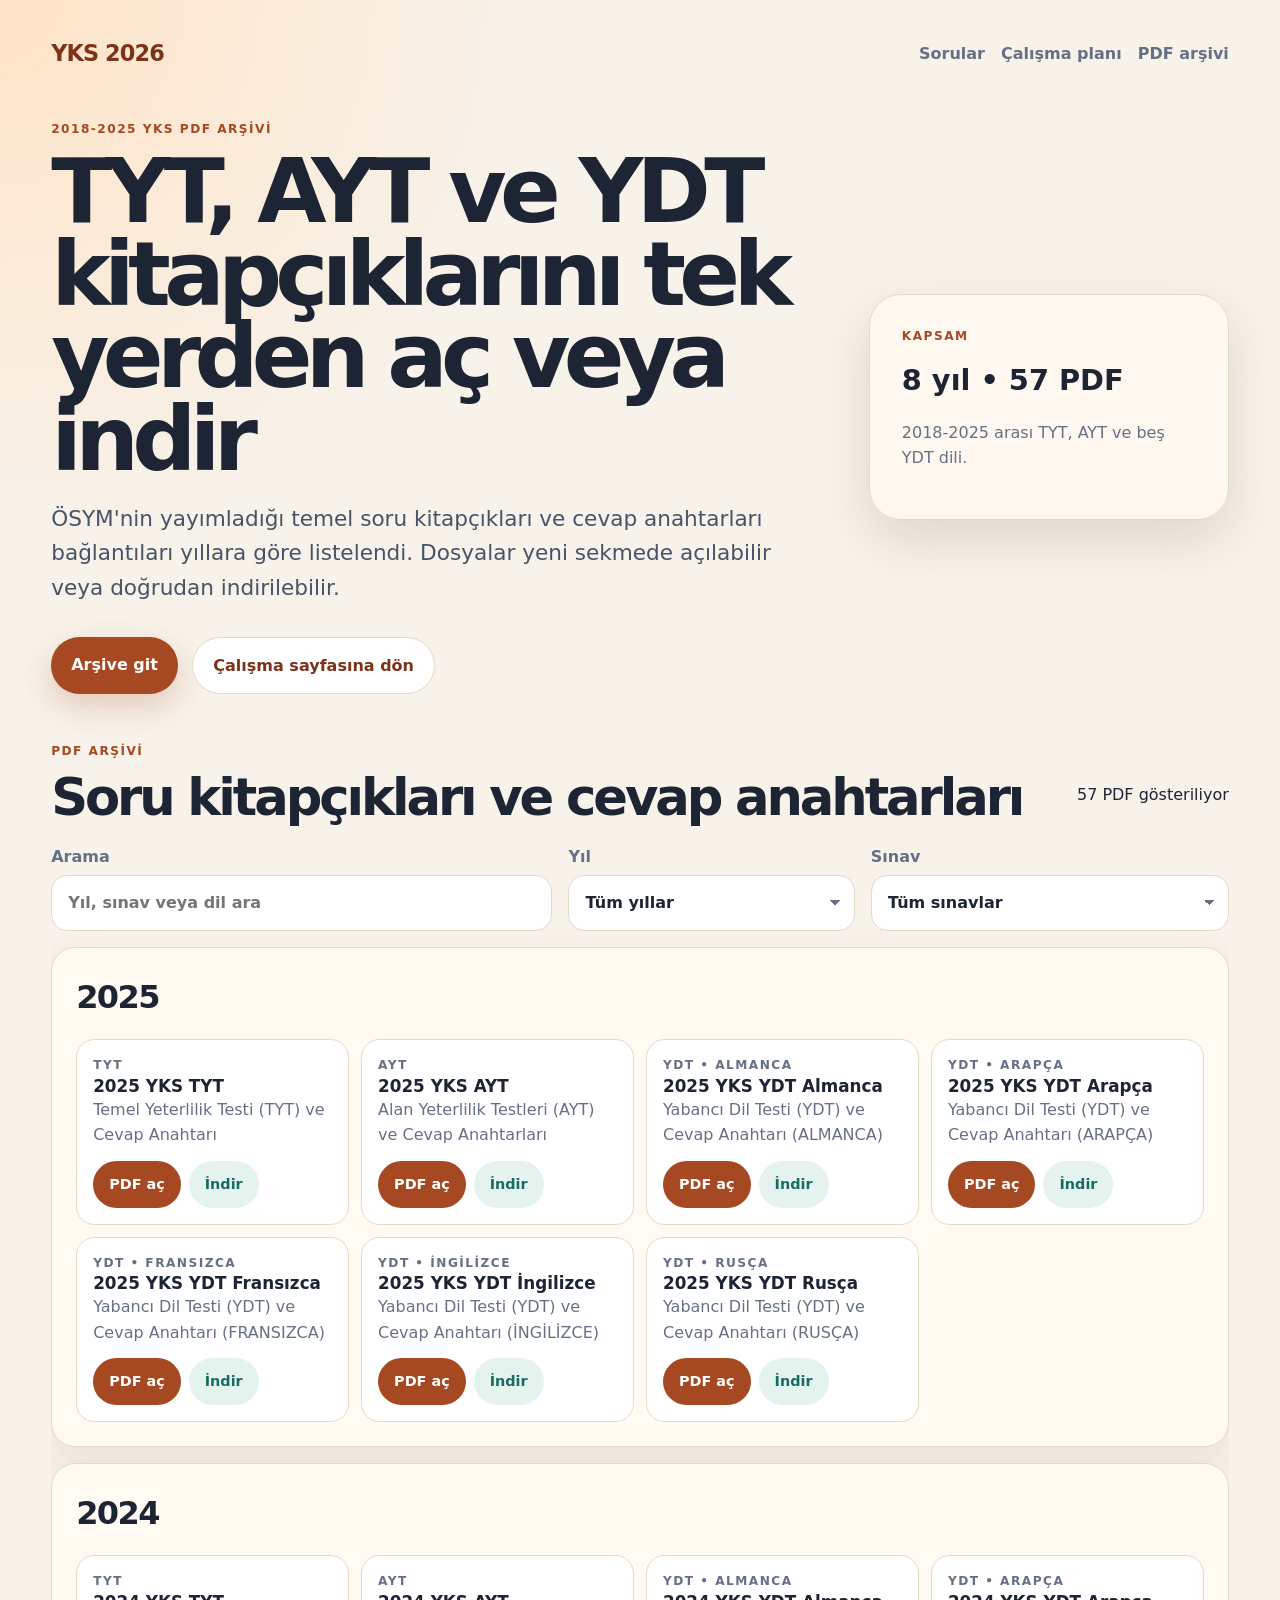
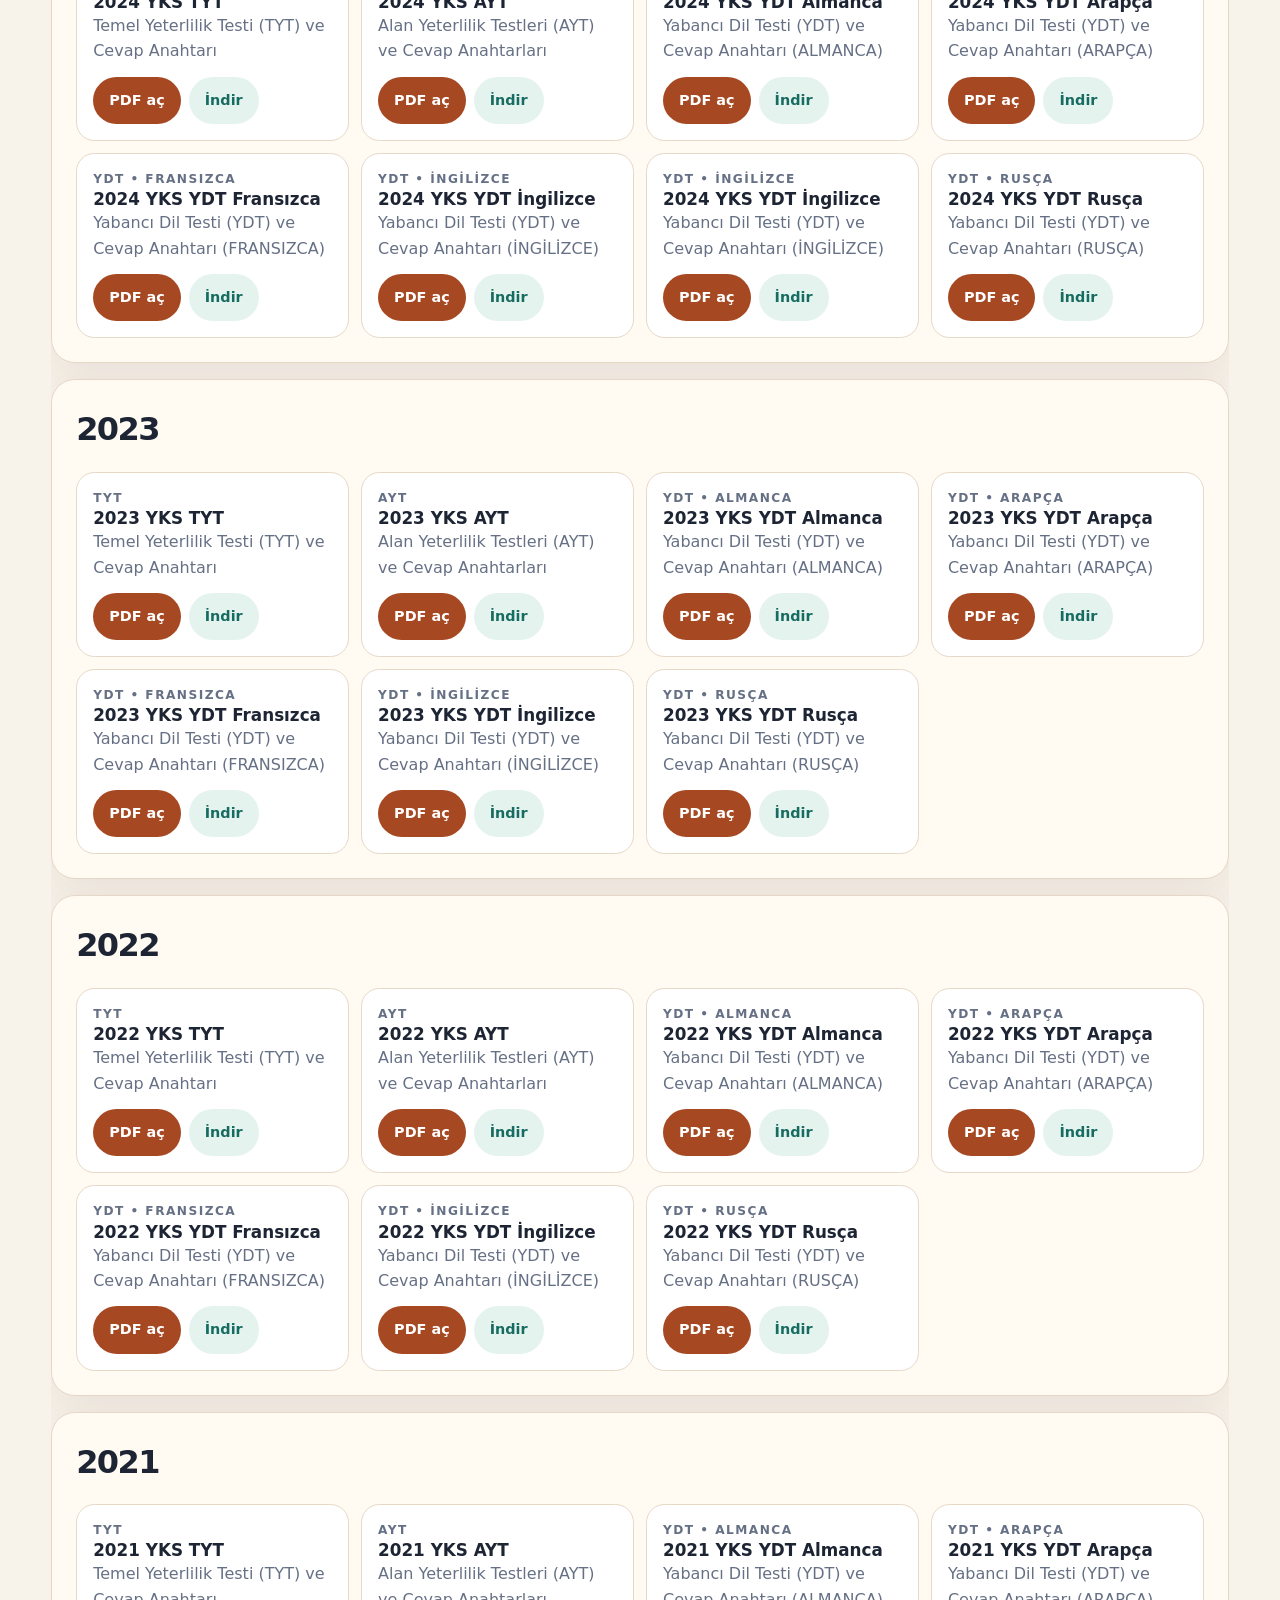
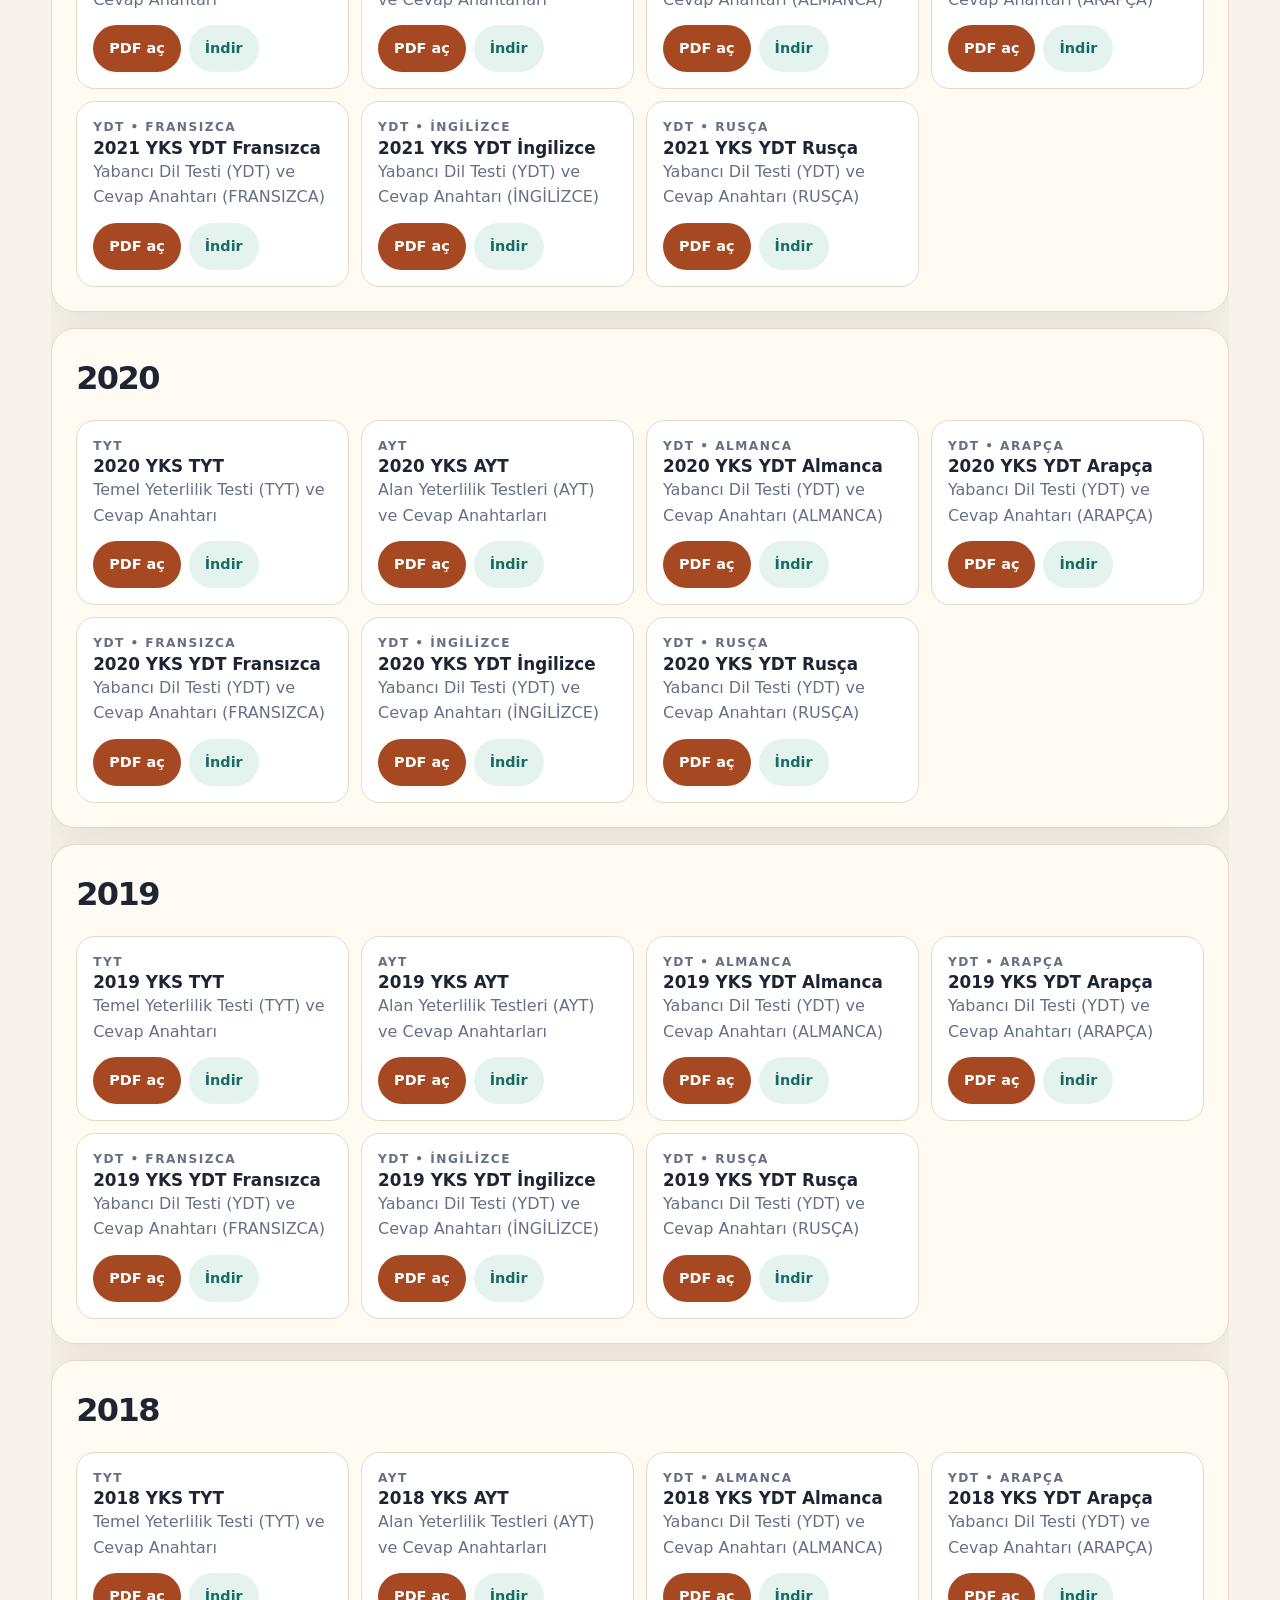
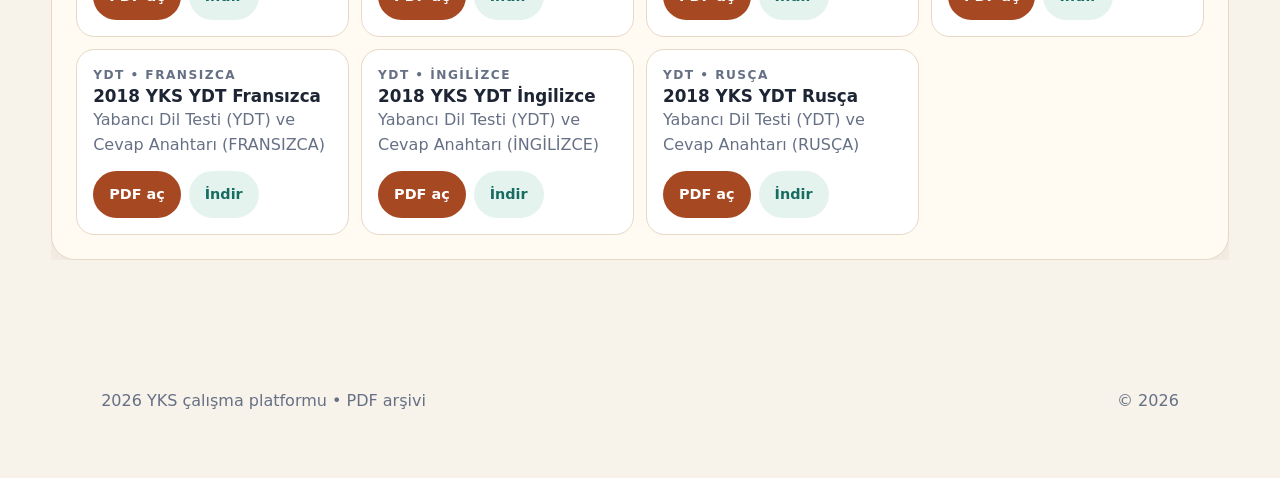
<file: pdfler.html>
<!doctype html>
<html lang="tr">
  <head>
    <meta charset="utf-8">
    <meta name="viewport" content="width=device-width, initial-scale=1">
    <title>YKS PDF Arşivi | 2018-2025 TYT AYT YDT</title>
    <meta name="description" content="2018-2025 YKS TYT, AYT ve YDT ÖSYM PDF soru kitapçıkları ve cevap anahtarları arşivi.">
    <link rel="stylesheet" href="styles.css?v=20260505-fix1">
  </head>
  <body>
    <header class="hero archive-hero">
      <nav class="topbar" aria-label="Ana gezinme">
        <a class="brand" href="index.html#top" aria-label="YKS platformu ana sayfa">YKS 2026</a>
        <div class="nav-links">
          <a href="index.html#sorular">Sorular</a>
          <a href="index.html#program">Çalışma planı</a>
          <a href="pdfler.html">PDF arşivi</a>
        </div>
      </nav>
      <section id="top" class="hero-grid">
        <div class="hero-copy">
          <p class="eyebrow">2018-2025 YKS PDF arşivi</p>
          <h1>TYT, AYT ve YDT kitapçıklarını tek yerden aç veya indir</h1>
          <p>ÖSYM'nin yayımladığı temel soru kitapçıkları ve cevap anahtarları bağlantıları yıllara göre listelendi. Dosyalar yeni sekmede açılabilir veya doğrudan indirilebilir.</p>
          <div class="hero-actions">
            <a class="primary-button" href="#arsiv">Arşive git</a>
            <a class="secondary-button" href="index.html">Çalışma sayfasına dön</a>
          </div>
        </div>
        <aside class="progress-card">
          <p class="eyebrow">Kapsam</p>
          <h2>8 yıl • 57 PDF</h2>
          <p>2018-2025 arası TYT, AYT ve beş YDT dili.</p>
        </aside>
      </section>
    </header>

    <main>
      <section id="arsiv" class="archive-section" aria-labelledby="archive-heading">
        <div class="section-heading">
          <div>
            <p class="eyebrow">PDF arşivi</p>
            <h2 id="archive-heading">Soru kitapçıkları ve cevap anahtarları</h2>
          </div>
          <p id="archive-count">57 PDF gösteriliyor</p>
        </div>

        <form class="archive-filters" aria-label="PDF filtreleri">
          <label>
            Arama
            <input id="pdf-search" type="search" placeholder="Yıl, sınav veya dil ara">
          </label>
          <label>
            Yıl
            <select id="pdf-year-filter">
              <option value="">Tüm yıllar</option>
            </select>
          </label>
          <label>
            Sınav
            <select id="pdf-exam-filter">
              <option value="">Tüm sınavlar</option>
              <option>TYT</option>
              <option>AYT</option>
              <option>YDT</option>
            </select>
          </label>
        </form>

        <div id="archive-list" class="archive-grid"></div>
      </section>
    </main>

    <footer>
      <p>2026 YKS çalışma platformu • PDF arşivi</p>
      <p>© <span id="year"></span></p>
    </footer>

    <script src="pdf-data.js?v=20260505-fix1"></script>
    <script src="pdfler.js?v=20260505-fix1"></script>
  </body>
</html>
</file>
<file: styles.css>
:root {
  color-scheme: light;
  --bg: #f7f2ea;
  --surface: #fffaf2;
  --surface-strong: #ffffff;
  --ink: #1d2433;
  --muted: #667085;
  --line: #e6d8c7;
  --brand: #a64822;
  --brand-dark: #7d321a;
  --accent: #166c61;
  --accent-soft: #e5f3ef;
  --shadow: 0 20px 50px rgb(83 52 28 / 14%);
  font-family: Inter, ui-sans-serif, system-ui, -apple-system, BlinkMacSystemFont, "Segoe UI", sans-serif;
}

* { box-sizing: border-box; }

html { scroll-behavior: smooth; }

body {
  margin: 0;
  background: radial-gradient(circle at top left, #ffe4c7 0, transparent 34rem), var(--bg);
  color: var(--ink);
  line-height: 1.6;
}

img { max-width: 100%; display: block; }

a { color: inherit; text-decoration: none; }

button, input, select { font: inherit; }

input,
select,
button,
a {
  -webkit-tap-highlight-color: transparent;
}

.hero {
  min-height: 78vh;
  padding: 1.25rem clamp(1rem, 4vw, 4rem) 4rem;
}

.topbar,
.hero-grid,
.study-plan,
.question-section,
.source-box,
footer {
  max-width: 1180px;
  margin: 0 auto;
}

.topbar {
  display: flex;
  align-items: center;
  justify-content: space-between;
  gap: 1rem;
  padding: 1rem 0 3rem;
}

.brand {
  font-weight: 900;
  letter-spacing: -0.04em;
  font-size: 1.4rem;
  color: var(--brand-dark);
}

.nav-links {
  display: flex;
  gap: 1rem;
  color: var(--muted);
  font-weight: 700;
}

.nav-links a:hover { color: var(--brand); }

.hero-grid {
  display: grid;
  grid-template-columns: minmax(0, 1fr) 360px;
  gap: clamp(2rem, 5vw, 5rem);
  align-items: center;
}

.hero-copy h1 {
  max-width: 850px;
  margin: 0;
  font-size: clamp(2.8rem, 7vw, 6.8rem);
  line-height: 0.92;
  letter-spacing: -0.075em;
}

.hero-copy p:not(.eyebrow) {
  max-width: 720px;
  color: #475467;
  font-size: clamp(1.05rem, 2vw, 1.35rem);
}

.eyebrow {
  margin: 0 0 0.7rem;
  color: var(--brand);
  font-weight: 900;
  letter-spacing: 0.12em;
  text-transform: uppercase;
  font-size: 0.76rem;
}

.hero-actions {
  display: flex;
  flex-wrap: wrap;
  gap: 0.9rem;
  margin-top: 2rem;
}

.primary-button,
.secondary-button,
.progress-card button,
.dialog-header button,
.choice-button {
  border: 0;
  border-radius: 999px;
  padding: 0.9rem 1.25rem;
  cursor: pointer;
  font-weight: 900;
}

.primary-button,
.progress-card button {
  background: var(--brand);
  color: white;
  box-shadow: 0 12px 30px rgb(166 72 34 / 24%);
}

.secondary-button,
.dialog-header button {
  background: var(--surface-strong);
  color: var(--brand-dark);
  border: 1px solid var(--line);
}

.progress-card {
  background: rgb(255 250 242 / 86%);
  border: 1px solid var(--line);
  border-radius: 2rem;
  padding: 2rem;
  box-shadow: var(--shadow);
  backdrop-filter: blur(14px);
}

.progress-card h2 { margin: 0; font-size: 1.8rem; }
.progress-card p:not(.eyebrow) { color: var(--muted); }

.progress-track {
  height: 0.85rem;
  background: #eadccb;
  border-radius: 99px;
  overflow: hidden;
  margin: 1.25rem 0;
}

.progress-track span {
  display: block;
  width: 0;
  height: 100%;
  background: linear-gradient(90deg, var(--accent), #3ba58e);
  transition: width 0.35s ease;
}

main { padding: 0 clamp(1rem, 4vw, 4rem) 4rem; }

.study-plan,
.source-box {
  background: var(--surface);
  border: 1px solid var(--line);
  border-radius: 2rem;
  padding: clamp(1.25rem, 3vw, 2rem);
  box-shadow: var(--shadow);
}

.plan-grid {
  display: grid;
  grid-template-columns: repeat(3, 1fr);
  gap: 1rem;
  margin-top: 1rem;
}

.plan-grid article {
  background: var(--surface-strong);
  border: 1px solid var(--line);
  border-radius: 1.4rem;
  padding: 1.2rem;
}

.plan-grid span {
  display: inline-grid;
  place-items: center;
  width: 2rem;
  height: 2rem;
  background: var(--accent-soft);
  color: var(--accent);
  border-radius: 50%;
  font-weight: 900;
}

.plan-grid h3 { margin-bottom: 0.35rem; }
.plan-grid p { margin: 0; color: var(--muted); }

.question-section { padding-top: 4rem; }

.section-heading {
  display: flex;
  align-items: end;
  justify-content: space-between;
  gap: 1rem;
  margin-bottom: 1.25rem;
}

.section-heading h2,
.study-plan h2,
.source-box h2 {
  margin: 0;
  font-size: clamp(2rem, 4vw, 3.4rem);
  letter-spacing: -0.06em;
  line-height: 1;
}

#result-count { color: var(--muted); font-weight: 800; }

.filters,
.archive-filters {
  display: grid;
  grid-template-columns: 1.4fr 0.8fr 1fr;
  gap: 1rem;
  margin-bottom: 1rem;
}

.filters label,
.archive-filters label {
  display: grid;
  gap: 0.35rem;
  color: var(--muted);
  font-weight: 800;
}

.filters input,
.filters select,
.archive-filters input,
.archive-filters select {
  appearance: none;
  width: 100%;
  border: 1px solid var(--line);
  border-radius: 1rem;
  background: var(--surface-strong);
  color: var(--ink);
  padding: 0.9rem 1rem;
}

.filters select,
.archive-filters select {
  background-image:
    linear-gradient(45deg, transparent 50%, var(--muted) 50%),
    linear-gradient(135deg, var(--muted) 50%, transparent 50%);
  background-position:
    calc(100% - 1.15rem) 50%,
    calc(100% - 0.8rem) 50%;
  background-size: 0.35rem 0.35rem;
  background-repeat: no-repeat;
  padding-right: 2.2rem;
}

.question-grid {
  position: sticky;
  top: 0;
  z-index: 5;
  display: flex;
  flex-wrap: wrap;
  gap: 0.45rem;
  padding: 0.8rem;
  margin: 0 -0.8rem 1rem;
  background: rgb(247 242 234 / 88%);
  backdrop-filter: blur(12px);
  border-radius: 1rem;
}

.question-pill {
  display: inline-grid;
  place-items: center;
  width: 2.35rem;
  height: 2.35rem;
  border-radius: 0.75rem;
  background: var(--surface-strong);
  border: 1px solid var(--line);
  color: var(--brand-dark);
  font-weight: 900;
}

.question-pill.is-done {
  background: var(--accent);
  color: white;
  border-color: var(--accent);
}

.question-pill.is-attempted:not(.is-done) {
  background: var(--accent-soft);
  border-color: #9fd2c6;
  color: var(--accent);
}

.question-list {
  display: grid;
  gap: 1.25rem;
}

.question-card {
  background: var(--surface-strong);
  border: 1px solid var(--line);
  border-radius: 2rem;
  padding: clamp(1rem, 3vw, 1.7rem);
  box-shadow: 0 14px 40px rgb(83 52 28 / 10%);
  scroll-margin-top: 6rem;
}

.question-header {
  display: flex;
  justify-content: space-between;
  gap: 1rem;
  margin-bottom: 1rem;
}

.question-header h2 { margin: 0; font-size: 2rem; letter-spacing: -0.04em; }
.question-header p:not(.eyebrow) { margin: 0.35rem 0 0; color: var(--muted); }

.attempt-badge {
  flex: 0 0 auto;
  min-width: 6rem;
  min-height: 3rem;
  border-radius: 1.2rem;
  display: grid;
  place-items: center;
  background: #fff3e6;
  color: var(--brand-dark);
  border: 1px solid #ebd6c1;
  font-size: 0.9rem;
  font-weight: 950;
  text-align: center;
}

.attempt-badge.is-open {
  background: var(--accent);
  border-color: var(--accent);
  color: white;
}

.question-body {
  display: grid;
  grid-template-columns: minmax(280px, 38%) minmax(0, 1fr);
  gap: 1.25rem;
  align-items: start;
}

.image-button {
  appearance: none;
  width: 100%;
  border: 1px solid var(--line);
  border-radius: 1.4rem;
  background: #fbfbfb;
  padding: 0.8rem;
  cursor: zoom-in;
  text-align: left;
  color: var(--muted);
  font-weight: 900;
}

.image-button img {
  width: 100%;
  max-height: 720px;
  object-fit: contain;
  object-position: top center;
  border-radius: 1rem;
  background: white;
}

.image-button span { display: block; margin-top: 0.65rem; text-align: center; }

.quiz-column {
  display: grid;
  gap: 1rem;
}

.quiz-panel,
.solution-locked {
  background: #fff7ec;
  border: 1px solid #eadccb;
  border-radius: 1.4rem;
  padding: 1.1rem;
}

.quiz-panel h3,
.solution-locked h3 {
  margin: 0 0 0.75rem;
}

.choice-grid {
  display: grid;
  grid-template-columns: repeat(5, minmax(0, 1fr));
  gap: 0.5rem;
}

.choice-button {
  background: white;
  color: var(--brand-dark);
  border: 1px solid var(--line);
  min-height: 3rem;
}

.choice-button:not(:disabled):hover {
  border-color: var(--brand);
  box-shadow: 0 8px 18px rgb(166 72 34 / 12%);
}

.choice-button.is-correct {
  background: var(--accent);
  border-color: var(--accent);
  color: white;
}

.choice-button.is-wrong {
  background: #ba1a1a;
  border-color: #ba1a1a;
  color: white;
}

.quiz-hint,
.solution-locked p {
  margin: 0.8rem 0 0;
  color: var(--muted);
}

.feedback {
  margin-top: 0.85rem;
  border-radius: 1rem;
  padding: 0.8rem;
  font-weight: 800;
}

.feedback.is-correct {
  background: var(--accent-soft);
  color: var(--accent);
}

.feedback.is-wrong {
  background: #fff1f0;
  color: #9f1c1c;
}

.solution-panel {
  background: #fff7ec;
  border: 1px solid #eadccb;
  border-radius: 1.4rem;
  padding: 1.1rem;
}

.meta-row {
  display: flex;
  flex-wrap: wrap;
  gap: 0.5rem;
  margin-bottom: 0.85rem;
}

.meta-row span {
  background: white;
  border: 1px solid var(--line);
  border-radius: 999px;
  padding: 0.35rem 0.65rem;
  color: var(--muted);
  font-size: 0.86rem;
  font-weight: 900;
}

.solution-panel h3 { margin: 0 0 0.5rem; }
.solution-panel ol { padding-left: 1.25rem; margin: 0; }
.solution-panel li + li { margin-top: 0.75rem; }

.takeaway {
  margin-top: 1rem;
  padding: 0.9rem;
  background: var(--accent-soft);
  color: #17443e;
  border-radius: 1rem;
}

.complete-toggle {
  display: flex;
  align-items: center;
  gap: 0.6rem;
  margin-top: 1rem;
  font-weight: 900;
  color: var(--accent);
}

.complete-toggle input {
  width: 1.2rem;
  height: 1.2rem;
  accent-color: var(--accent);
}

.source-box { margin-top: 4rem; }
.source-box p:not(.eyebrow) { color: var(--muted); max-width: 850px; }
.source-box a { color: var(--brand); font-weight: 900; text-decoration: underline; }

.archive-hero {
  padding-bottom: 2rem;
}

.archive-section {
  max-width: 1180px;
  margin: 0 auto;
  padding-top: 1rem;
  overflow: hidden;
}

.archive-grid {
  display: grid;
  gap: 1rem;
}

.archive-year {
  background: var(--surface);
  border: 1px solid var(--line);
  border-radius: 1.5rem;
  padding: clamp(1rem, 3vw, 1.5rem);
  box-shadow: 0 14px 40px rgb(83 52 28 / 8%);
}

.archive-year h2 {
  margin: 0 0 1rem;
  font-size: 2rem;
  letter-spacing: -0.05em;
}

.pdf-card-grid {
  display: grid;
  grid-template-columns: repeat(auto-fit, minmax(230px, 1fr));
  gap: 0.75rem;
}

.pdf-card {
  display: grid;
  gap: 0.8rem;
  align-content: space-between;
  background: var(--surface-strong);
  border: 1px solid var(--line);
  border-radius: 1.15rem;
  padding: 1rem;
  min-width: 0;
}

.pdf-card h3 {
  margin: 0;
  font-size: 1.05rem;
  line-height: 1.25;
}

.pdf-card p {
  margin: 0;
  color: var(--muted);
}

.pdf-actions {
  display: flex;
  flex-wrap: wrap;
  gap: 0.5rem;
}

.pdf-actions a {
  display: inline-flex;
  align-items: center;
  justify-content: center;
  border-radius: 999px;
  padding: 0.75rem 1rem;
  font-weight: 900;
  font-size: 0.9rem;
}

.pdf-actions a:first-child {
  background: var(--brand);
  color: white;
}

.pdf-actions a:last-child {
  background: var(--accent-soft);
  color: var(--accent);
}

.archive-empty {
  background: var(--surface);
  border: 1px solid var(--line);
  border-radius: 1.25rem;
  padding: 1.25rem;
  color: var(--muted);
  font-weight: 800;
}

.image-dialog {
  width: min(96vw, 1050px);
  max-height: 94vh;
  border: 0;
  border-radius: 1.5rem;
  padding: 1rem;
  background: white;
  box-shadow: var(--shadow);
}

.image-dialog::backdrop { background: rgb(29 36 51 / 72%); }

.dialog-header {
  display: flex;
  justify-content: space-between;
  align-items: center;
  gap: 1rem;
  margin-bottom: 0.8rem;
}

.dialog-header h2 { margin: 0; }

.image-dialog img {
  width: 100%;
  max-height: 82vh;
  object-fit: contain;
  background: white;
}

footer {
  display: flex;
  justify-content: space-between;
  color: var(--muted);
  padding: 3rem clamp(1rem, 4vw, 4rem);
}

@media (max-width: 900px) {
  .hero-grid,
  .question-body,
  .filters,
  .archive-filters,
  .plan-grid {
    grid-template-columns: 1fr;
  }

  .nav-links { display: none; }
  .hero { min-height: auto; }
  .question-grid { position: static; }
}

@media (max-width: 560px) {
  body {
    background: radial-gradient(circle at top left, #ffe4c7 0, transparent 22rem), var(--bg);
  }

  .hero {
    padding: 0.85rem 1rem 2.25rem;
  }

  .archive-hero {
    padding-bottom: 1.25rem;
  }

  main {
    padding: 0 1rem 2.5rem;
  }

  .topbar {
    padding-bottom: 2rem;
  }

  .brand {
    font-size: 1.15rem;
  }

  .hero-copy h1 {
    font-size: clamp(2.2rem, 12vw, 3.65rem);
    letter-spacing: -0.065em;
  }

  .section-heading h2,
  .study-plan h2,
  .source-box h2 {
    font-size: clamp(2rem, 10vw, 2.85rem);
    line-height: 1.02;
  }

  .question-header,
  .section-heading,
  footer {
    align-items: start;
    flex-direction: column;
  }

  .filters,
  .archive-filters {
    display: grid;
    gap: 0.75rem;
  }

  .filters label,
  .archive-filters label {
    width: 100%;
  }

  .filters input,
  .filters select,
  .archive-filters input,
  .archive-filters select {
    min-height: 3.45rem;
    border-radius: 1.05rem;
    font-size: 1rem;
  }

  .question-grid {
    max-height: 11rem;
    overflow: auto;
    margin-inline: 0;
    padding: 0.65rem;
  }

  .question-pill {
    width: 2.55rem;
    height: 2.55rem;
    font-size: 0.78rem;
  }

  .hero-actions a { width: 100%; text-align: center; }

  .question-card,
  .study-plan,
  .source-box,
  .archive-year {
    border-radius: 1.3rem;
  }

  .question-card {
    padding: 0.9rem;
  }

  .question-header h2 {
    font-size: 1.65rem;
  }

  .choice-grid { grid-template-columns: repeat(3, 1fr); }

  .attempt-badge {
    width: 100%;
    min-height: 2.7rem;
  }

  .archive-section {
    padding-top: 0;
  }

  .archive-grid {
    gap: 0.85rem;
  }

  .archive-year {
    padding: 1rem;
  }

  .archive-year h2 {
    font-size: 2.15rem;
  }

  .pdf-card-grid {
    grid-template-columns: 1fr;
  }

  .pdf-card {
    border-radius: 1rem;
    gap: 1rem;
  }

  .pdf-card h3 {
    font-size: 1.25rem;
  }

  .pdf-actions {
    display: grid;
    grid-template-columns: 1fr 1fr;
  }

  footer {
    padding: 2rem 1rem;
    gap: 0.6rem;
  }
}
</file>
